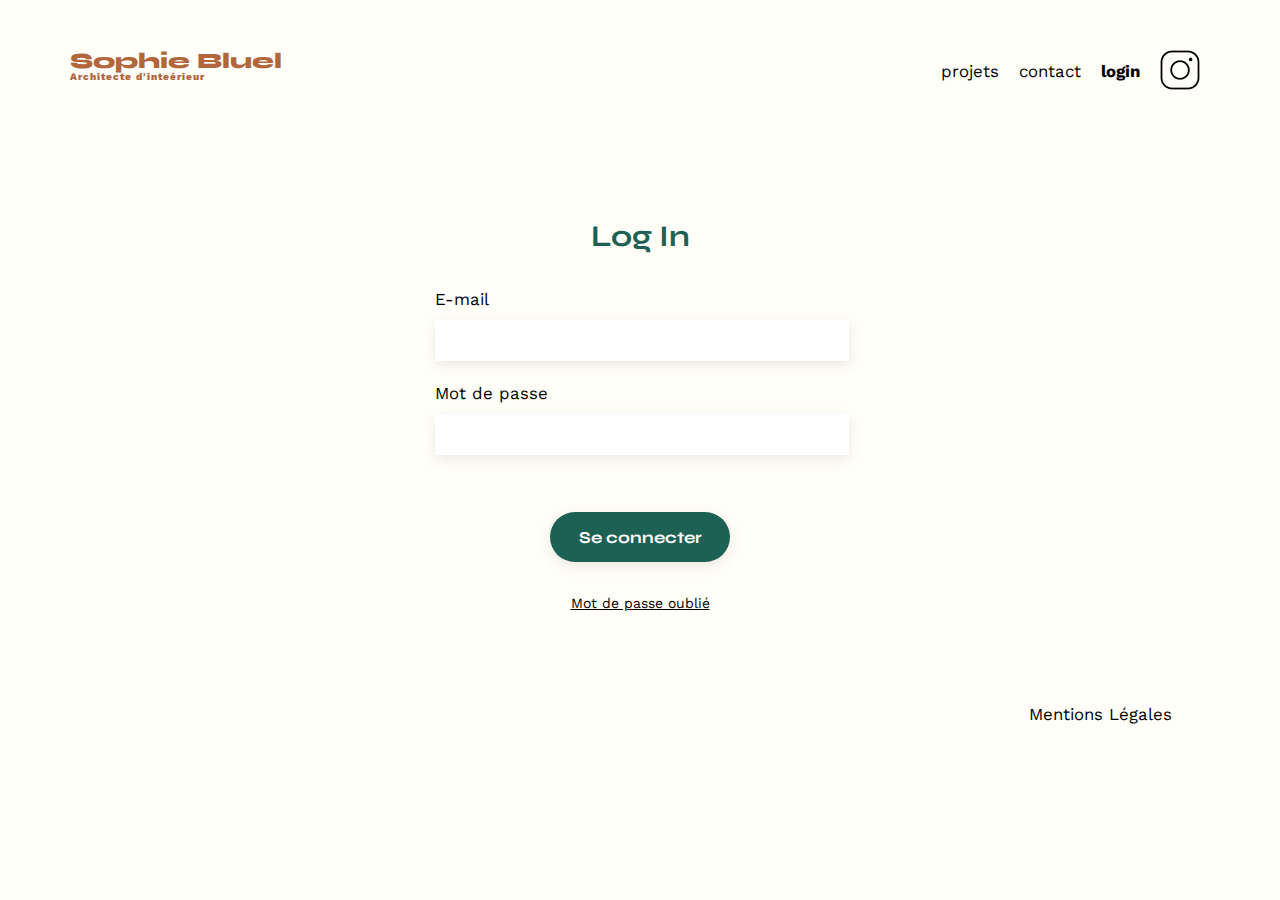
<file: login.html>
<!DOCTYPE html>
<html lang="fr">

<head>
    <meta charset="UTF-8">
    <title>Sophie Bluel - Architecte d'intérieur</title>
    <meta name="viewport" content="width=device-width, initial-scale=1.0">
    <link rel="preconnect" href="https://fonts.googleapis.com">
    <link rel="preconnect" href="https://fonts.gstatic.com" crossorigin>
    <link href="https://fonts.googleapis.com/css2?family=Syne:wght@700;800&family=Work+Sans&display=swap"
        rel="stylesheet">
    <meta name="description" content="">
    <link rel="stylesheet" href="./assets/style.css">
    <script src="js/login.js" defer></script>
</head>

<body>
    <header>
        <h1>Sophie Bluel <span>Architecte d'inteérieur</span></h1>
        <nav>
            <ul>
                <li><a href="./index.html">projets</a></li>
                <li><a href="./index.html#contact">contact</a></li>
                <li class="bold">login</li>
                <li><img src="./assets/icons/instagram.png" alt="Instagram"></li>
            </ul>
        </nav>
    </header>
    <main>
        <section class="section-login">
            <h2>Log In</h2>
            <form method="get" class="form-login">
                <label class="form-login__label">
                    E-mail
                    <input name="submitted-email" id="email" type="email">
                </label>
                <label class="form-login__label">
                    Mot de passe
                    <input name="submitted-password" id="password" type="password">
                </label>
                <input class="form-login__btn" type="submit" value="Se connecter">
            </form>
            <a class="password-forgot">Mot de passe oublié</a>
        </section>
    </main>
    <footer>
        <nav>
            <ul>
                <li>Mentions Légales</li>
            </ul>
        </nav>
    </footer>
</body>

</html>
</file>
<file: assets/style.css>
/* http://meyerweb.com/eric/tools/css/reset/
   v2.0 | 20110126
   License: none (public domain)
*/

html, body, div, span, applet, object, iframe,
h1, h2, h3, h4, h5, h6, p, blockquote, pre,
a, abbr, acronym, address, big, cite, code,
del, dfn, em, img, ins, kbd, q, s, samp,
small, strike, strong, sub, sup, tt, var,
b, u, i, center,
dl, dt, dd, ol, ul, li,
fieldset, form, label, legend,
table, caption, tbody, tfoot, thead, tr, th, td,
article, aside, canvas, details, embed,
figure, figcaption, footer, header, hgroup,
menu, nav, output, ruby, section, summary,
time, mark, audio, video {
	margin: 0;
	padding: 0;
	border: 0;
	font-size: 100%;
	font: inherit;
	vertical-align: baseline;
}
/* HTML5 display-role reset for older browsers */
article, aside, details, figcaption, figure,
footer, header, hgroup, menu, nav, section {
	display: block;
}
body {
	line-height: 1;
}
ol, ul {
	list-style: none;
}
blockquote, q {
	quotes: none;
}
blockquote:before, blockquote:after,
q:before, q:after {
	content: '';
	content: none;
}
table {
	border-collapse: collapse;
	border-spacing: 0;
}
/** end reset css**/
body {
	max-width: 1140px;
	margin:auto;
	font-family: 'Work Sans' ;
	font-size: 14px;
	background-color: #FFFEF8;
	box-sizing: border-box;
}
header {
	display: flex;
	justify-content: space-between;
	margin: 50px 0
}
section {
	margin: 50px 0
}

h1{
	display: flex;
	flex-direction: column;
	font-family: 'Syne';
	font-size: 22px;
	font-weight: 800;
	color: #B1663C
}

h1 > span {
	font-family: 'Work Sans';
	font-size:10px;
	letter-spacing: 0.1em;
;
}

h2{
	font-family: 'Syne';
	font-weight: 700;
	font-size: 30px;
	color: #1D6154
}

a {
	text-decoration: none;
	color: black;
}

nav ul {
	display: flex;
	align-items: center;
	list-style-type: none;

}

nav li {
	padding: 0 10px;
	font-size: 1.2em;
}

a:hover {
	color: #B1663C;
	cursor: pointer;
}

.bold{
	font-weight: bold;
}

#introduction {
	display: flex;
	align-items: center;
	margin-bottom: 1rem;
}
#introduction figure {
	flex: 1
}
#introduction img {
	display: block;
	margin: auto;
	width: 80%;
}

#introduction article {
	flex: 1
}
#introduction h2 {
	margin-bottom: 1em;
}

#introduction p {
	margin-bottom: 0.5em;
}
#portfolio h2 {
	text-align: center;
}

/*********** Overlay for logged user ************/

#edit-header {
	display: flex;
	flex-direction: row;
	justify-content: center;
	align-items: center;
	width: 100%;
	height: 3rem;
	gap: 1rem;
	background-color: black;
	color: white;
	position: absolute;
	top: 0;
	right: 0;
}

#btn-publish-changes {
	margin: 0;
	height: 60%;
	color: black;
	background-color: white;
	border: none;
	padding: 0.5rem;
	font-family: 'Work Sans';
	font-size: small;
	font-weight: 300;
}

.modifier {
	display: flex;
	flex-direction: row;
	align-items: center;
	gap: 0.5rem;
}

#modifier-introduction {
	margin-left: 5%;
}

#portfolio-header {
	display: flex;
	flex-direction: row;
	justify-content: center;
	gap: 1rem;
	margin-top: 8rem;
}

/********** Filters added : *************/
.filters {
	display: flex;
	flex-direction: row;
	justify-content: center;
	gap: 1rem;
	margin: 4rem 0rem;
}

.filter {
	display: flex;
	color: #1D6154;
	background-color: #FFFEF8;
	padding: 0.5rem 1.5rem;
	border-radius: 1.5rem;
	box-shadow: none;
	border: 1.50px solid #1D6154;
	font-family: 'Work Sans' ;
	font-size: 0.9rem;
	font-weight: bold;
}

.filter:hover {
	cursor: pointer;
}

.filter--active {
	background-color: #1D6154;
	color: white;
}
/******** Filters' end **********/

.gallery {
	width: 100%;
	display: grid;
	grid-template-columns: 1fr 1fr 1fr;
	grid-column-gap: 20px;
	grid-row-gap: 20px;
}

.gallery img {
	width: 100%;
	min-height: 96.5%;
}

#contact {
	width: 50%;
	margin: auto;
}

#contact > * {
	text-align: center;

}

#contact h2{
	margin-bottom: 20px;
}

#contact form {
	text-align: left;
	margin-top:30px;
	display: flex;
	flex-direction: column;
}

#contact input {
	height: 50px;
	font-size: 1.2em;
	border: none;
	box-shadow: 0px 4px 14px rgba(0, 0, 0, 0.09);
}

#contact label {
	margin: 2em 0 1em 0;
}

#contact textarea {
	border: none;
	box-shadow: 0px 4px 14px rgba(0, 0, 0, 0.09);
}

input[type="submit"]{
	font-family: 'Syne';
	font-weight: 700;
	color: white;
	background-color: #1D6154;
	margin : 2em auto ;
	width: 180px;
	text-align: center;
	border-radius: 60px ;
}

input[type="submit"]:hover {
	cursor: pointer;
}

footer nav ul {
	display: flex;
	justify-content: flex-end;
	margin: 2em
}

/************ Edit modal *************/

.modal {
	margin-top: 1rem;
	margin-bottom: 1rem;
	flex-direction: column;
	align-items: center;
	gap: 1rem;
	width: 50%;
	height: auto;
	border: none;
	border-radius: 10px;
	padding: 1rem 1.5rem 3rem;
	pointer-events: auto;
}

.modal::backdrop {
	background: rgba(0, 0, 0, 0.6);
	pointer-events: all;
}

.modal-header {
	display: flex;
	width: 100%;
	flex-direction: row-reverse;
	justify-content: space-between;
}

.modal-wrapper {
	display: flex;
	flex-direction: column;
	align-items: center;
	gap: 1rem;
	width: 80%;
	background-color: white;
}

.modal-title {
	font-size: x-large;
	margin-bottom: 2rem;
}

.gallery-view {
	display: flex;
	flex-direction: row;
	flex-wrap: wrap;
	gap: 2%;
	padding-bottom: 3rem;
	border-bottom: 1px solid #B3B3B3 ;
}

.gallery-view figure {
	width: 18%;
}

.card-img {
	position: relative;
	width: 100%;
	height: 90%;
}

.gallery-view img {
	object-fit: cover;
	min-height: 100%;
	width: 100%;
}

.gallery-view p {
	margin-bottom: 0.5rem;
}

.card-trash {
	position: absolute;
	display: flex;
	justify-content: center;
	align-items: center;
	background-color: black;
	height: 1.5rem;
	width: 1.5rem;
	border-radius: 0.2rem;
	top: 5%;
	right: 7%;
}

.trash, .move {
	color: white;
}

.card-move {
	position: absolute;
	display: flex;
	justify-content: center;
	align-items: center;
	background-color: black;
	height: 1.5rem;
	width: 1.5rem;
	border-radius: 0.2rem;
	top: 5%;
	right: 35%;
}

#link-add-picture {
	font-family: 'Syne';
	font-weight: 700;
	color: white;
	background-color: #1D6154;
	margin-top: 1rem;
	margin-bottom: 0.5rem;
	padding: 1rem 2rem;
	text-align: center;
	border-radius: 60px ;
	font-size: medium;
	width: 50%;
}

#btn-delete-gallery {
	font-family: 'Syne';
	font-weight: normal;
}

.form-add-picture {
	position: relative;
	display: flex;
	flex-direction: column;
	justify-content: center;
	gap: 2rem;
	width: 80%;
}

/********* Add Picture Modal : **********/
.label-add-picture {
	display: flex;
	flex-direction: column;
	gap: 0.8rem;
}

.input-add-picture {
	box-shadow: 0px 4px 14px rgba(0, 0, 0, 0.09);
	border: none;
	background-color: white;
	height: 3rem;
}

#label-cat {
	padding-bottom: 3rem;
	border-bottom: 1px solid #B3B3B3;
}

#box-add-picture {
	height: 15rem;
	background-color: #E8F1F6;
	justify-content: center;
	align-items: center;
	gap: 1.5rem;
	border-radius: 0.3rem;
	position: relative;
}

.btn-add-picture {
	background-color: #CBD6DC;
	color: #306685;
	width: 40%;
	height: 2.5rem;
	padding: 0.65rem;
	border: none;
	border-radius: 1.5rem;
	font-size: larger;
	font-weight: 500;
	pointer-events: none;
}

#unseen-input-add-picture {
	position: relative;
	opacity: 0;
	width: 112%;
	height: 215%;
	bottom: 160%;
	right: 6%;
	z-index: 10;
	pointer-events: all;
}

#btn-form-add-picture {
	padding: 0.8rem 2rem;
	border: none;
	font-size: medium;
	width: 50%;
	background-color: darkgray;
}

.x-close:hover, .arrow-prev, .btn-add-picture, 
#unseen-input-add-picture:hover {
	cursor: pointer;
}

/************ Preview picture ***********/
/* Unseen until user added .jpg or .png file */

#picture-svg {
	width: 5rem;
}

.preview-box {
	position: absolute;
	height: 100%;
	max-width: 50%;
}

#preview-picture {
	display: none;
	position: relative;
	height: 100%;
	width: 100%;
	object-fit: cover;
}

/********* Login page ************/

.section-login {
	display: flex;
	flex-direction: column;
	align-items: center;
	margin: 8rem 0 6rem;

	
}

.form-login {
	display: flex;
	flex-direction: column;
	align-items: center;
	width: 45%;
	gap: 1.5rem;
	margin-top: 2.5rem;
}

.form-login__label {
	display: flex;
	flex-direction: column;
	margin-right: -20%;
	width: 100%;
	gap: 0.8rem;
	font-size: larger;
}

.form-login__label input {
	width: 80%;
	height: 2.4rem;
	border: none;
	box-shadow: 0px 4px 14px rgba(0, 0, 0, 0.09);
	outline: none;
}

.form-login__btn {
	height: 50px;
	font-size: 1.2em;
	border: none;
	box-shadow: 0px 4px 14px rgba(0, 0, 0, 0.09);
}

.password-forgot {
	text-decoration: underline;
	cursor: pointer;
}

.error-txt {
	color: red;
	font-size: 0.8rem;
	width: 80%;
	margin-top: 0.5rem;
}
</file>
